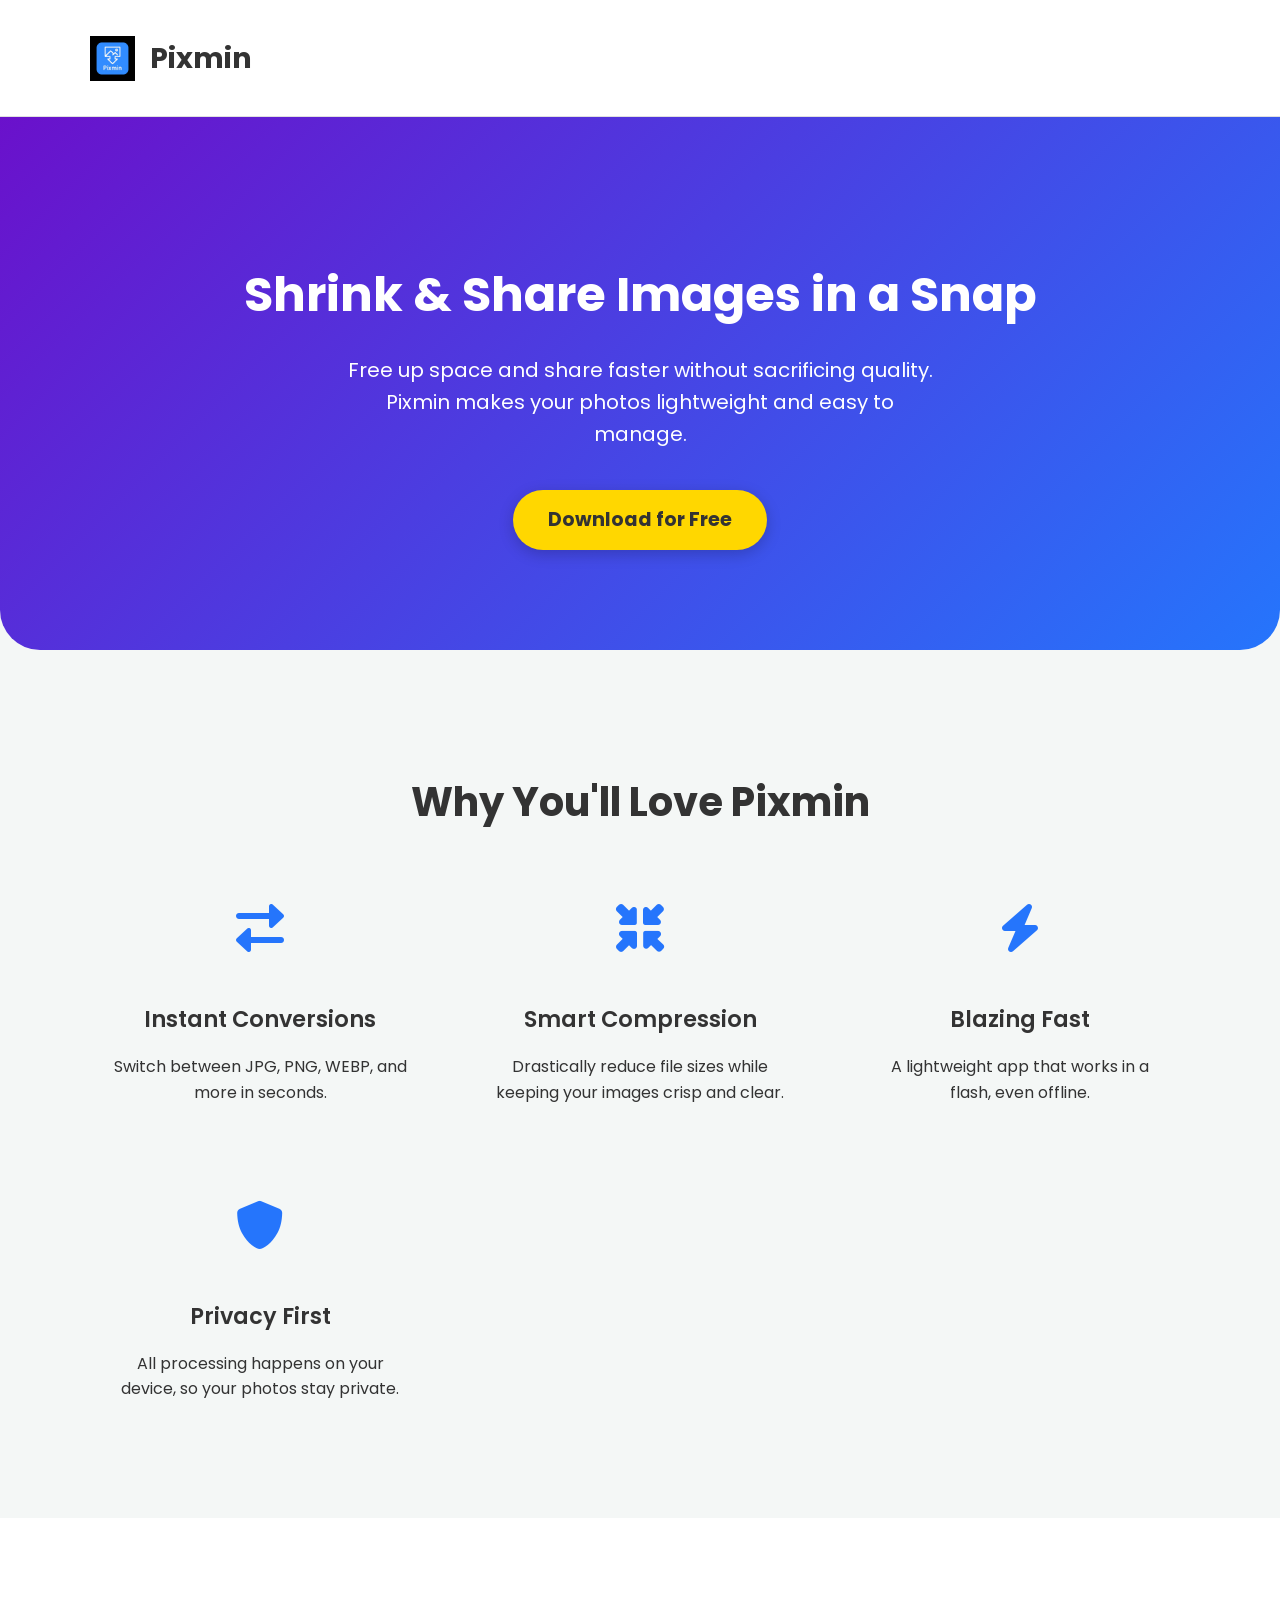
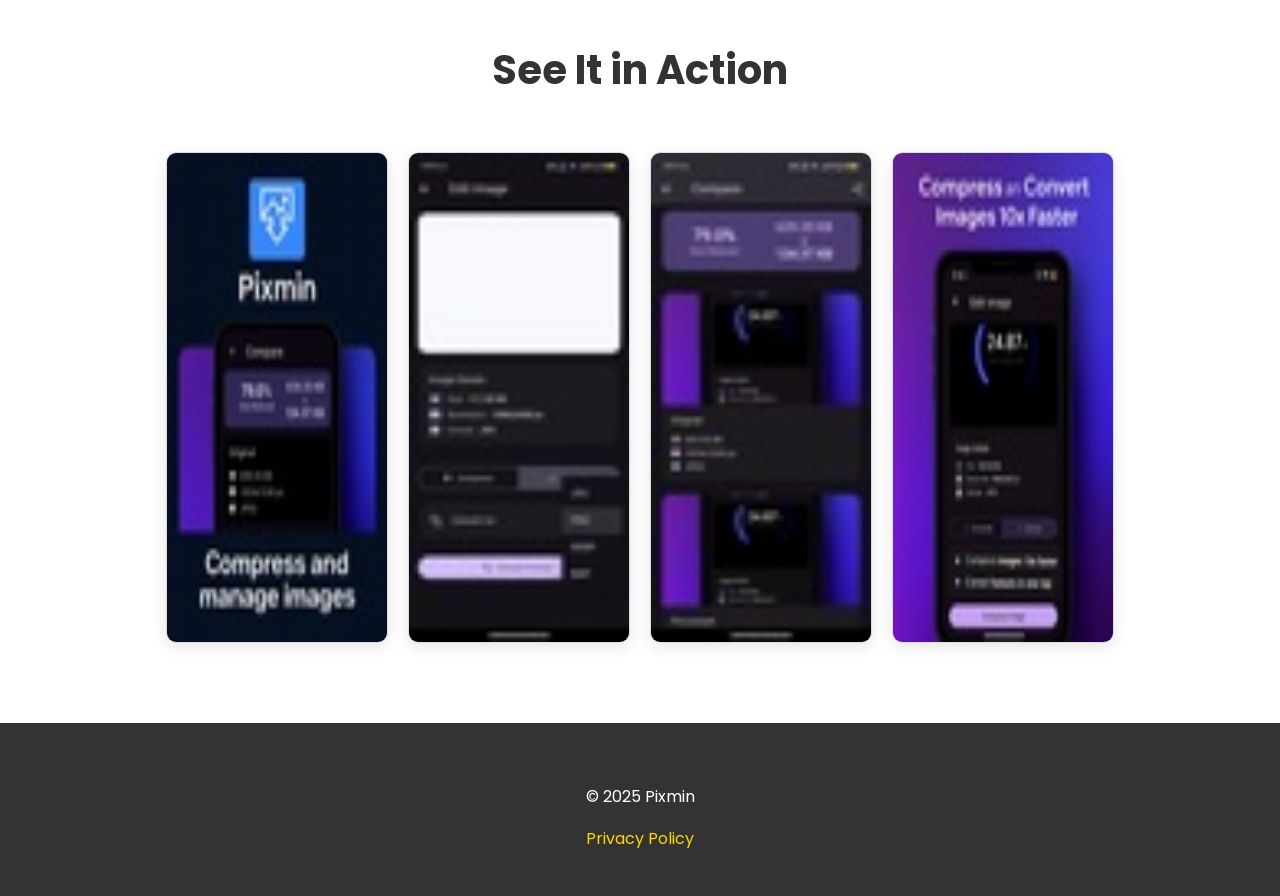
<file: index.html>
<!DOCTYPE html>
<html lang="en">
<head>
  <meta charset="UTF-8">
  <meta name="viewport" content="width=device-width, initial-scale=1.0">
  <title>Pixmin - Compress & Convert Images</title>
  <link rel="stylesheet" href="style.css">
  <link rel="stylesheet" href="https://cdnjs.cloudflare.com/ajax/libs/font-awesome/6.0.0-beta3/css/all.min.css">
</head>
<body>

  <header>
    <div class="container">
      <img src="assets/pixmin-logo.png" alt="Pixmin Logo" class="logo">
      <h1>Pixmin</h1>
    </div>
  </header>

  <main>
    <section class="hero">
      <div class="container">
        <h2>Shrink & Share Images in a Snap</h2>
        <p>Free up space and share faster without sacrificing quality. Pixmin makes your photos lightweight and easy to manage.</p>
        <a href="https://pixmin.en.uptodown.com/android" class="cta-button">Download for Free</a>
      </div>
    </section>

    <section class="features">
      <div class="container">
        <h3>Why You'll Love Pixmin</h3>
        <div class="feature-grid">
          <div class="feature-item">
            <i class="fas fa-exchange-alt"></i>
            <h4>Instant Conversions</h4>
            <p>Switch between JPG, PNG, WEBP, and more in seconds.</p>
          </div>
          <div class="feature-item">
            <i class="fas fa-compress-arrows-alt"></i>
            <h4>Smart Compression</h4>
            <p>Drastically reduce file sizes while keeping your images crisp and clear.</p>
          </div>
          <div class="feature-item">
            <i class="fas fa-bolt"></i>
            <h4>Blazing Fast</h4>
            <p>A lightweight app that works in a flash, even offline.</p>
          </div>
          <div class="feature-item">
            <i class="fas fa-shield-alt"></i>
            <h4>Privacy First</h4>
            <p>All processing happens on your device, so your photos stay private.</p>
          </div>
        </div>
      </div>
    </section>

    <section class="screenshots">
      <div class="container">
        <h3>See It in Action</h3>
        <div class="screenshot-gallery">
          <img src="assets/screenshot1.png" alt="Screenshot 1">
          <img src="assets/screenshot2.png" alt="Screenshot 2">
          <img src="assets/screenshot3.png" alt="Screenshot 3">
          <img src="assets/screenshot4.png" alt="Screenshot 4">
        </div>
      </div>
    </section>
  </main>

  <footer>
    <div class="container">
      <p>&copy; 2025 Pixmin</p>
      <a href="https://pixmin-privacy.vercel.app/privacy-policy">Privacy Policy</a>
    </div>
  </footer>

</body>
</html>
</file>
<file: style.css>
@import url('https://fonts.googleapis.com/css2?family=Poppins:wght@400;600;700&display=swap');

/* General Styles */
body {
  font-family: 'Poppins', -apple-system, BlinkMacSystemFont, "Segoe UI", Roboto, Helvetica, Arial, sans-serif;
  line-height: 1.6;
  margin: 0;
  padding: 0;
  background: #f4f7f6;
  color: #333;
}

.container {
  width: 90%;
  max-width: 1100px;
  margin: 0 auto;
  padding: 20px 0;
}

/* Header */
header {
  background: #fff;
  border-bottom: 1px solid #e0e0e0;
  padding: 15px 0;
  position: sticky;
  top: 0;
  z-index: 1000;
}

header .container {
  display: flex;
  align-items: center;
}

.logo {
  width: 45px;
  height: 45px;
  margin-right: 15px;
}

header h1 {
  font-size: 1.8em;
  font-weight: 700;
  margin: 0;
}

/* Hero Section */
.hero {
  background: linear-gradient(135deg, #6a11cb 0%, #2575fc 100%);
  color: #fff;
  padding: 80px 20px;
  text-align: center;
  border-bottom-left-radius: 40px;
  border-bottom-right-radius: 40px;
}

.hero h2 {
  font-size: 3em;
  font-weight: 700;
  margin-bottom: 20px;
  animation: fadeInDown 1s ease-out;
}

.hero p {
  font-size: 1.25em;
  margin-bottom: 40px;
  max-width: 600px;
  margin-left: auto;
  margin-right: auto;
  animation: fadeInUp 1s ease-out 0.5s;
  animation-fill-mode: both; /* Keep state after animation */
}

.cta-button {
  background: #FFD700;
  color: #333;
  padding: 15px 35px;
  text-decoration: none;
  border-radius: 50px;
  font-weight: bold;
  font-size: 1.2em;
  transition: transform 0.3s ease, box-shadow 0.3s ease;
  display: inline-block;
  box-shadow: 0 4px 15px rgba(0,0,0,0.2);
  animation: pulse 2s infinite;
}

.cta-button:hover {
  transform: translateY(-5px);
  box-shadow: 0 8px 25px rgba(0,0,0,0.3);
}

/* Features Section */
.features {
  padding: 60px 20px;
  text-align: center;
}

.features h3 {
  font-size: 2.5em;
  font-weight: 700;
  margin-bottom: 50px;
}

.feature-grid {
  display: grid;
  grid-template-columns: repeat(auto-fit, minmax(250px, 1fr));
  gap: 40px;
  text-align: center;
}

.feature-item {
  padding: 20px;
  transition: transform 0.3s ease;
}

.feature-item:hover {
    transform: translateY(-10px);
}

.feature-item i {
  font-size: 3em;
  color: #2575fc;
  margin-bottom: 20px;
}

.feature-item h4 {
  font-size: 1.4em;
  font-weight: 600;
  margin-bottom: 10px;
}

/* Screenshots Section */
.screenshots {
  background: #fff;
  padding: 60px 20px;
  text-align: center;
}

.screenshots h3 {
  font-size: 2.5em;
  font-weight: 700;
  margin-bottom: 50px;
}

.screenshot-gallery {
  display: flex;
  justify-content: center;
  gap: 20px;
  flex-wrap: wrap;
}

.screenshot-gallery img {
  width: 220px;
  height: auto;
  border: 1px solid #ddd;
  border-radius: 10px;
  box-shadow: 0 4px 15px rgba(0,0,0,0.1);
  transition: transform 0.3s ease;
}

.screenshot-gallery img:hover {
    transform: scale(1.05);
}

/* Footer */
footer {
  background: #333;
  color: #fff;
  padding: 25px 0;
  text-align: center;
}

footer a {
  color: #FFD700;
  text-decoration: none;
  transition: color 0.3s ease;
}

footer a:hover {
    color: #fff;
}

/* Animations */
@keyframes fadeInDown {
  from {
    opacity: 0;
    transform: translateY(-20px);
  }
  to {
    opacity: 1;
    transform: translateY(0);
  }
}

@keyframes fadeInUp {
  from {
    opacity: 0;
    transform: translateY(20px);
  }
  to {
    opacity: 1;
    transform: translateY(0);
  }
}

@keyframes pulse {
  0% {
    transform: scale(1);
  }
  50% {
    transform: scale(1.05);
  }
  100% {
    transform: scale(1);
  }
}
</file>
